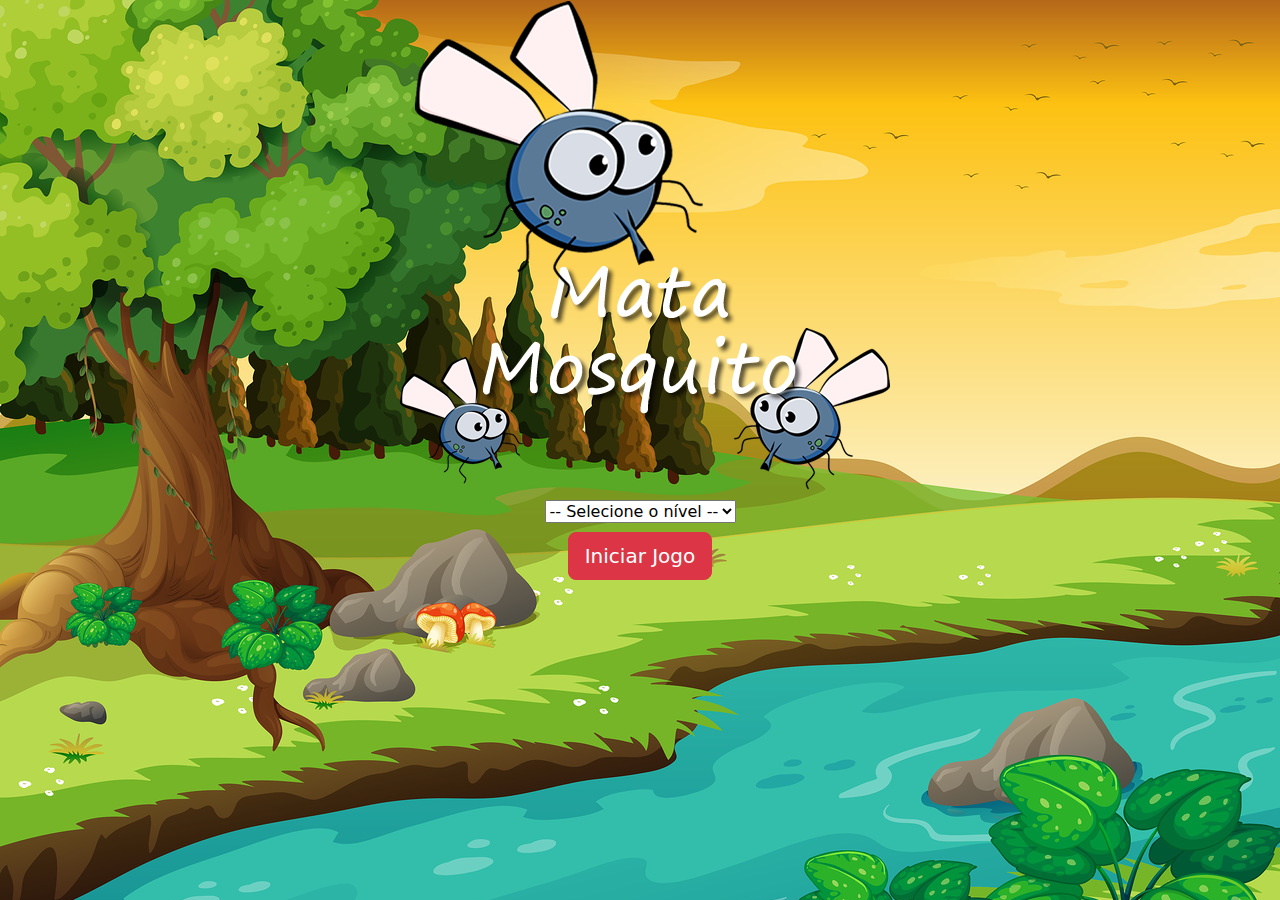
<file: index.html>
<!DOCTYPE html>
<html>

    <head>
        <meta charset="UTF-8">
        <title></title>

        <link href="https://cdn.jsdelivr.net/npm/bootstrap@5.3.3/dist/css/bootstrap.min.css" rel="stylesheet" integrity="sha384-QWTKZyjpPEjISv5WaRU9OFeRpok6YctnYmDr5pNlyT2bRjXh0JMhjY6hW+ALEwIH" crossorigin="anonymous">

        <link rel ="stylesheet" href="estilo.css">

        <script>
            function iniciarJogo(){

                var nivel = document.getElementById('nivel').value
                if (nivel === ''){
                    alert('Selecione um nivel para começar o jogo')
                    return false
                }

                window.location.href = "app.html?" + nivel
               
            }
        </script>
    </head>


    <body>
        <div class = "container"> 
            <div class ="row">
                <div class=" col">
                    <div class = "d-flex justify-content-center">
                        <img  src="imagens/game.png">
                        
                    </div>
                </div>
            </div>

            <div class ="row">
                <div class=" col">
                    <div class = "d-flex justify-content-center">

                        <div class ="mb-2">
                            <select name="form-control" id = "nivel">
                                <option value ="Selecione uma dificultade">-- Selecione o nível --</option>
                                <option value ="normal">--Normal</option>
                                <option value ="dificil">-- Dificil</option>
                                <option value ="chucknorris">-- Chuk Norris </option>
                            </select>
                        </div>
                    </div>
                </div>
            </div>

            <div class ="row">
                <div class=" col">
                    <div class = "d-flex justify-content-center">
                        <button type="button" class="btn btn-danger btn-lg" onclick="iniciarJogo()">Iniciar Jogo</button>
                        
                    </div>
                </div>
            </div>

            
        </div>
    </body>
</html>
</file>
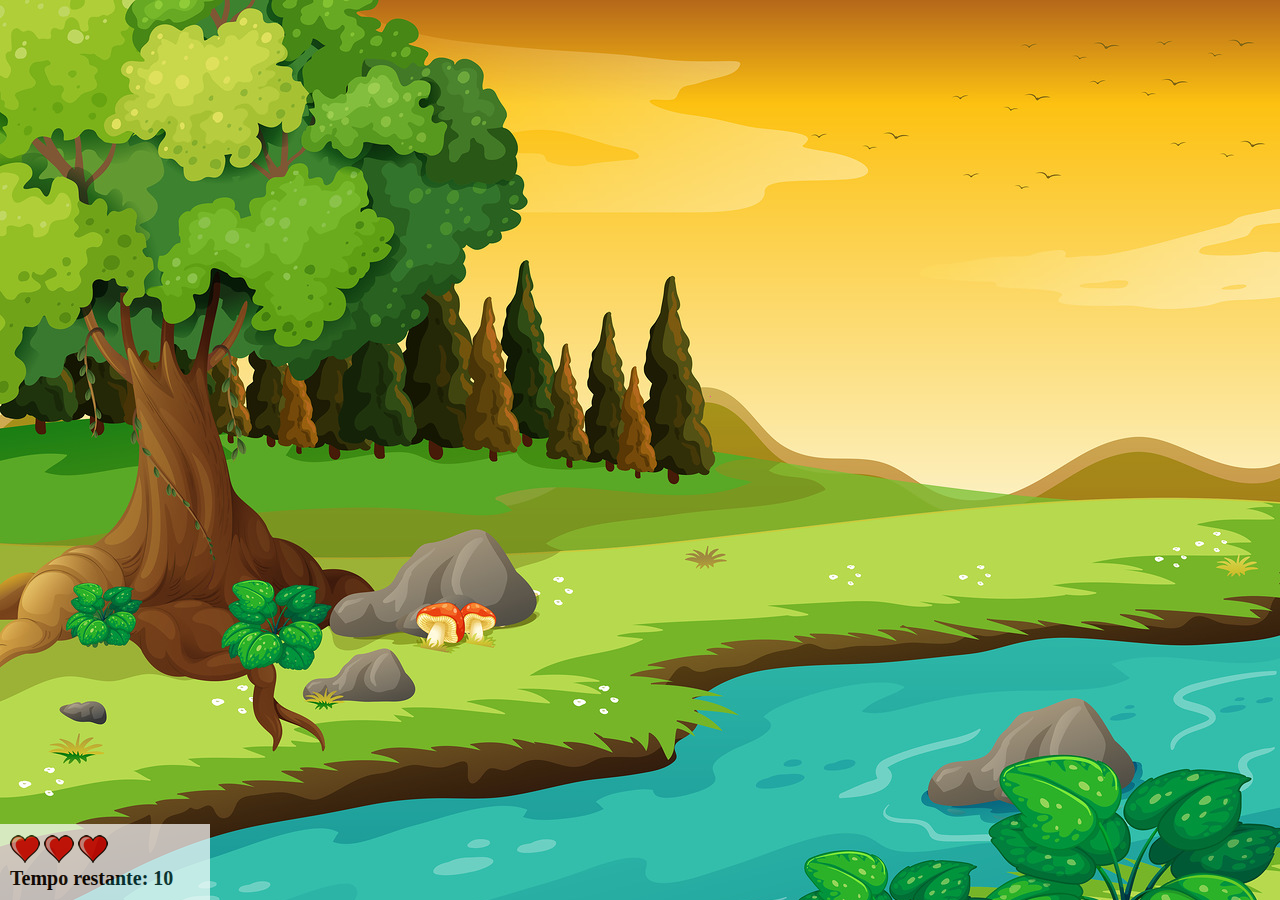
<file: app.html>
<!DOCTYPE html>
<html>
<head>
    <meta charset="UTF-8">

    <title> </title>
    
    <link rel="stylesheet" href="estilo.css">
    <script src = "jogo.js"></script>

</head>

<body onresize="ajustaTamanhoPalcoJogo()">

    <div class ="painel">
        <div class ="vidas">
            <img id = "v1"src="imagens/coracao_cheio.png" alt="">
            <img id = "v2" src="imagens/coracao_cheio.png" alt="">
            <img id = "v3"src="imagens/coracao_cheio.png" alt="">

        </div>

        <divc class="cronometro"> Tempo restante: <span id = "cronometro"></span>

    </div>



    </div>


    <script>

        document.getElementById('cronometro').innerHTML = tempo

        var criaMosquito = setInterval(function(){
            posicaoRandomica()
        }, criaMosquitoTempo)

        
    </script>
</body>


</html>
</file>
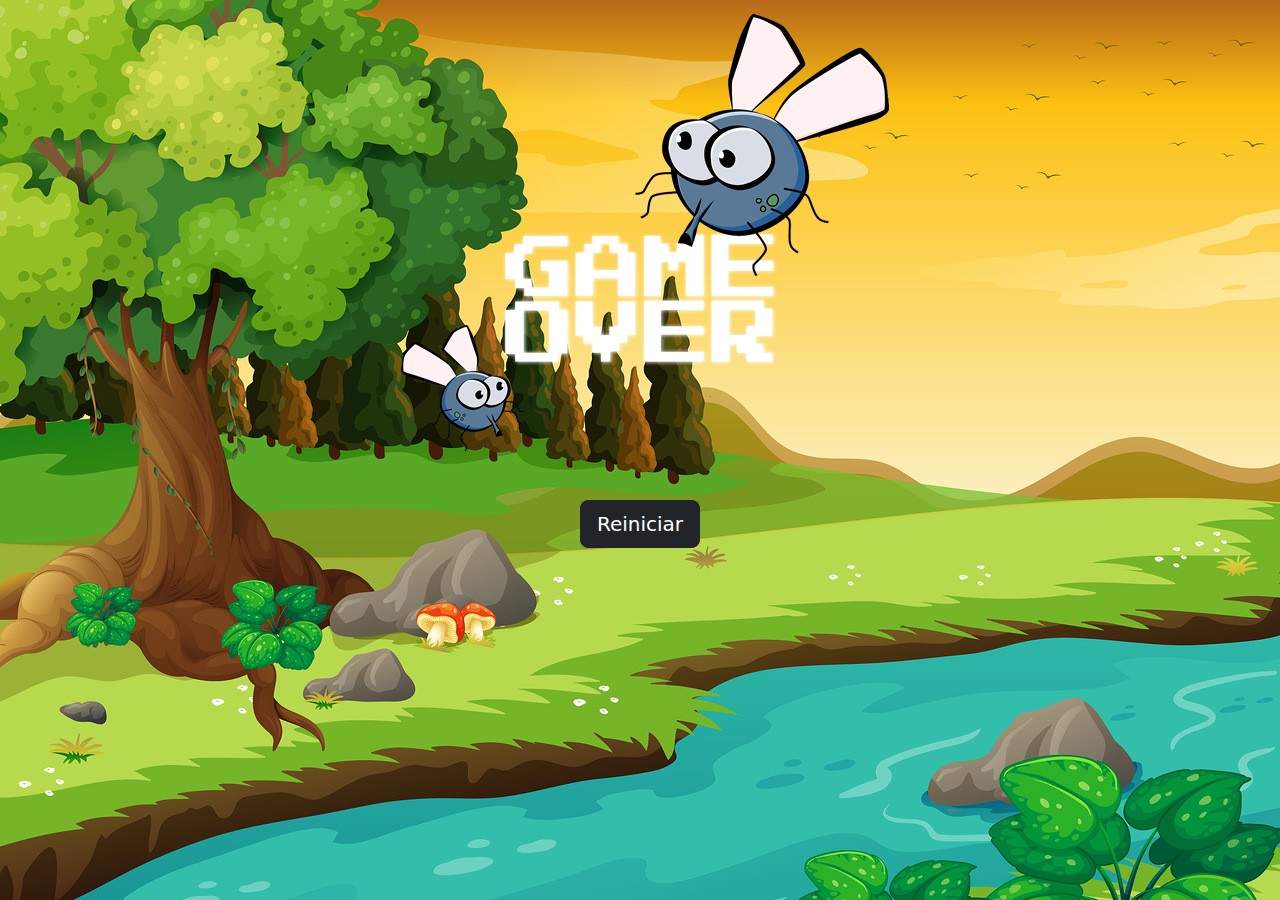
<file: fim_de_jogo.html>
<!DOCTYPE html>
<html>

    <head>
        <meta charset="UTF-8">

        <title></title>

        <link href="https://cdn.jsdelivr.net/npm/bootstrap@5.3.3/dist/css/bootstrap.min.css" rel="stylesheet" integrity="sha384-QWTKZyjpPEjISv5WaRU9OFeRpok6YctnYmDr5pNlyT2bRjXh0JMhjY6hW+ALEwIH" crossorigin="anonymous">

        <link rel ="stylesheet" href="estilo.css">
    </head>


    <body>
        <div class = "container"> 
            <div class ="row">
                <div class=" col">
                    <div class = "d-flex justify-content-center">
                        <img src="imagens/game_over.png">
                        
                    </div>
                </div>
            </div>

            <div class ="row">
                <div class=" col">
                    <div class = "d-flex justify-content-center">
                        <button type="button" class="btn btn-dark btn-lg" onclick="window.location.href = 'index.html'">Reiniciar</button>
                        
                    </div>
                </div>
            </div>

            
        </div>
    </body>
</html>
</file>
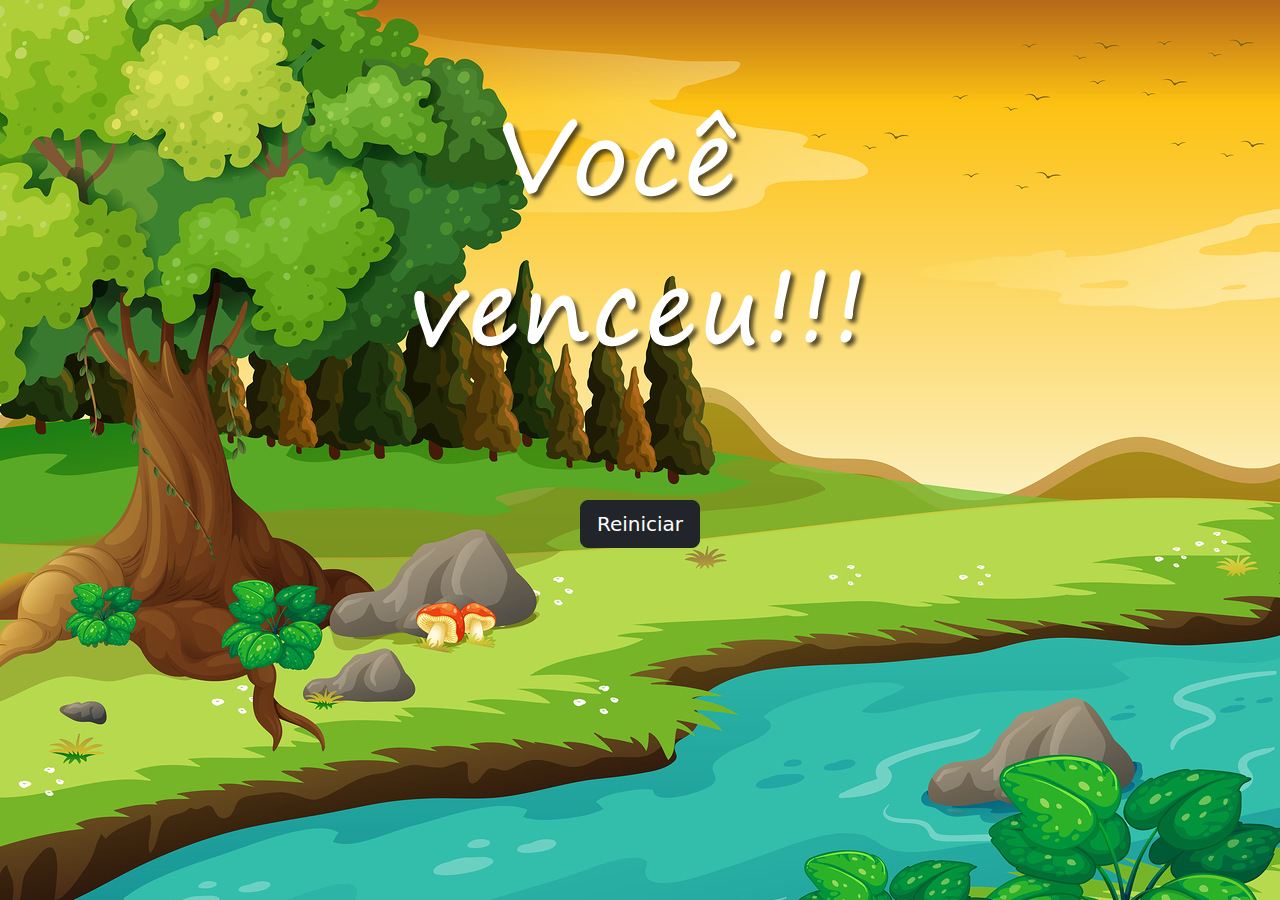
<file: vitoria.html>
<!DOCTYPE html>
<html>

    <head>
        <meta charset="UTF-8">

        <title></title>

        <link href="https://cdn.jsdelivr.net/npm/bootstrap@5.3.3/dist/css/bootstrap.min.css" rel="stylesheet" integrity="sha384-QWTKZyjpPEjISv5WaRU9OFeRpok6YctnYmDr5pNlyT2bRjXh0JMhjY6hW+ALEwIH" crossorigin="anonymous">

        <link rel ="stylesheet" href="estilo.css">
    </head>


    <body>
        <div class = "container"> 
            <div class ="row">
                <div class=" col">
                    <div class = "d-flex justify-content-center">
                        <img  src="imagens/vitoria.png">
                        
                    </div>
                </div>
            </div>

            <div class ="row">
                <div class=" col">
                    <div class = "d-flex justify-content-center">
                        <button type="button" class="btn btn-dark btn-lg" onclick="window.location.href = 'index.html'">Reiniciar</button>
                        
                    </div>
                </div>
            </div>

            
        </div>
    </body>
</html>
</file>
<file: estilo.css>
html{
    cursor: url(imagens/mata_mosquito.png) 30 30, auto;
}

body {
    background-image: url(imagens/bg.jpg);
    background-repeat: no-repeat;
    background-size: cover; /* Faz a imagem ocupar toda a área */
    background-attachment: fixed; /* Mantém o fundo fixo durante o scroll */
    margin: 0; /* Remove margens padrão */
    padding: 0; /* Remove paddings padrão */
    height: 100vh; /* Garante que o body tenha 100% da altura da janela */
}



.mosquito1{
    width: 50px;
    height: 50px;
}
.mosquito2{
    width: 70px;
    height: 70px;
}
.mosquito3{
    width: 90px;
    height: 90px;
}

.ladoA{
    transform: scaleX(1);
}

.ladoB{
    transform: scaleX(-1);
}

.painel{
    position: absolute;
    width: 190px;
    padding: 10px;
    left: 0px;
    bottom: 0px;
    border-top: solid 1px #fff;
    background-color: #fff;
    opacity: 0.7;
}

.vidad{
    float: left;
}

.cronometro{
    float: left;
    font-size: 20px;
    font-weight: bold;
}
</file>
